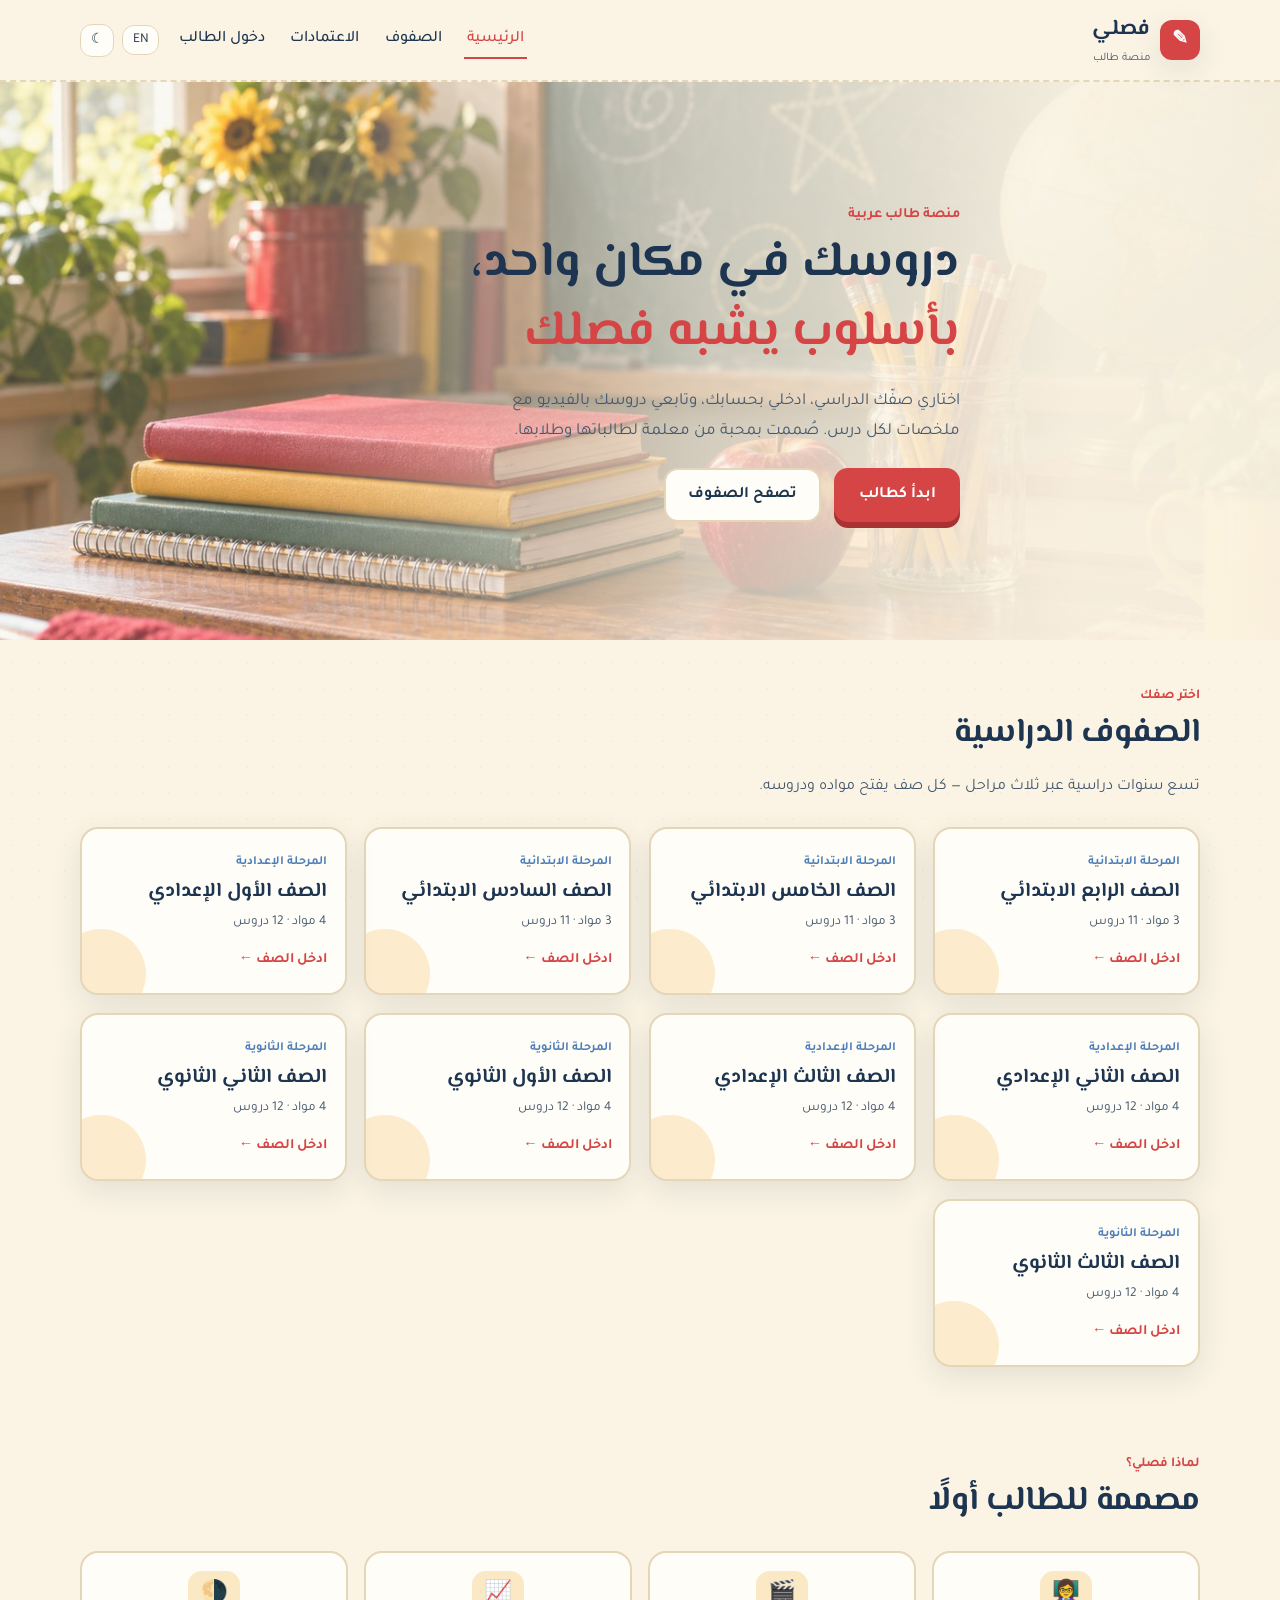
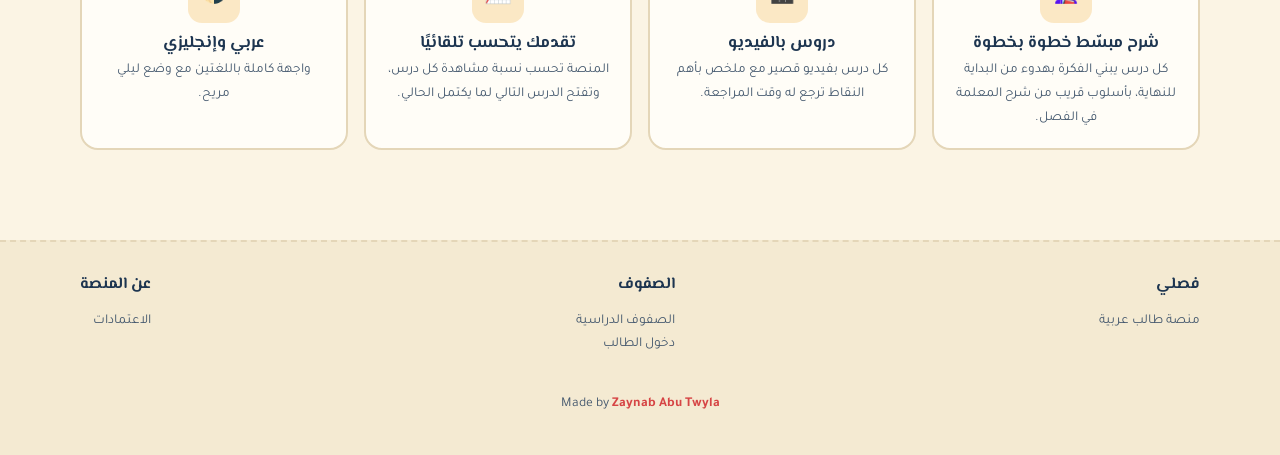
<file: index.html>
<!DOCTYPE html>
<html lang="ar" dir="rtl">
<head>
<meta charset="UTF-8">
<meta name="viewport" content="width=device-width, initial-scale=1.0">
<title data-ar="فصلي — منصة الطالب" data-en="Fasli — Student Platform">فصلي — منصة الطالب</title>
<meta name="description" content="منصة طالب عربية: صفوف ودروس بالفيديو وتقدم يُحسب تلقائيًا.">
<script>try{var _t=JSON.parse(localStorage.getItem('fasli_theme')||'null')||(matchMedia('(prefers-color-scheme: dark)').matches?'dark':'light');document.documentElement.dataset.theme=_t;var _l=JSON.parse(localStorage.getItem('fasli_lang')||'"ar"');document.documentElement.lang=_l;document.documentElement.dir=_l==='ar'?'rtl':'ltr';}catch(e){}</script>
<link rel="stylesheet" href="assets/fonts/fonts.css">
<link rel="stylesheet" href="assets/css/style.css">
</head>
<body data-page="home" data-active="home">
<header id="site-header" class="site-header"></header>
<main>
  <section class="hero" role="img" aria-label="رسم توضيحي لمكتب معلمة عليه كتب وسبورة وكوب أقلام">
    <div class="wrap hero-inner">
      <span class="kicker" data-i18n="hero.kicker"></span>
      <h1 data-i18n="hero.title"></h1>
      <p class="lead" data-i18n="hero.lead"></p>
      <div class="cta-row">
        <a class="btn btn-primary" href="login.html" data-i18n="hero.cta1"></a>
        <a class="btn btn-ghost" href="#grades" data-i18n="hero.cta2"></a>
      </div>
    </div>
  </section>

  <section class="section" id="grades">
    <div class="wrap">
      <div class="section-head">
        <span class="kicker" data-i18n="grades.kicker"></span>
        <h2 data-i18n="grades.title"></h2>
        <p data-i18n="grades.sub"></p>
      </div>
      <div class="grade-grid" id="grade-grid"></div>
    </div>
  </section>

  <section class="section">
    <div class="wrap">
      <div class="section-head">
        <span class="kicker" data-i18n="feat.kicker"></span>
        <h2 data-i18n="feat.title"></h2>
      </div>
      <div class="feat-grid">
        <div class="feat"><div class="ico">👩‍🏫</div><h3 data-i18n="feat1.t"></h3><p data-i18n="feat1.p"></p></div>
        <div class="feat"><div class="ico">🎬</div><h3 data-i18n="feat2.t"></h3><p data-i18n="feat2.p"></p></div>
        <div class="feat"><div class="ico">📈</div><h3 data-i18n="feat3.t"></h3><p data-i18n="feat3.p"></p></div>
        <div class="feat"><div class="ico">🌗</div><h3 data-i18n="feat4.t"></h3><p data-i18n="feat4.p"></p></div>
      </div>
    </div>
  </section>
</main>
<footer id="site-footer" class="site-footer"></footer>
<script src="assets/js/data.js"></script>
<script src="assets/js/i18n.js"></script>
<script src="assets/js/app.js"></script>
</body>
</html>
</file>
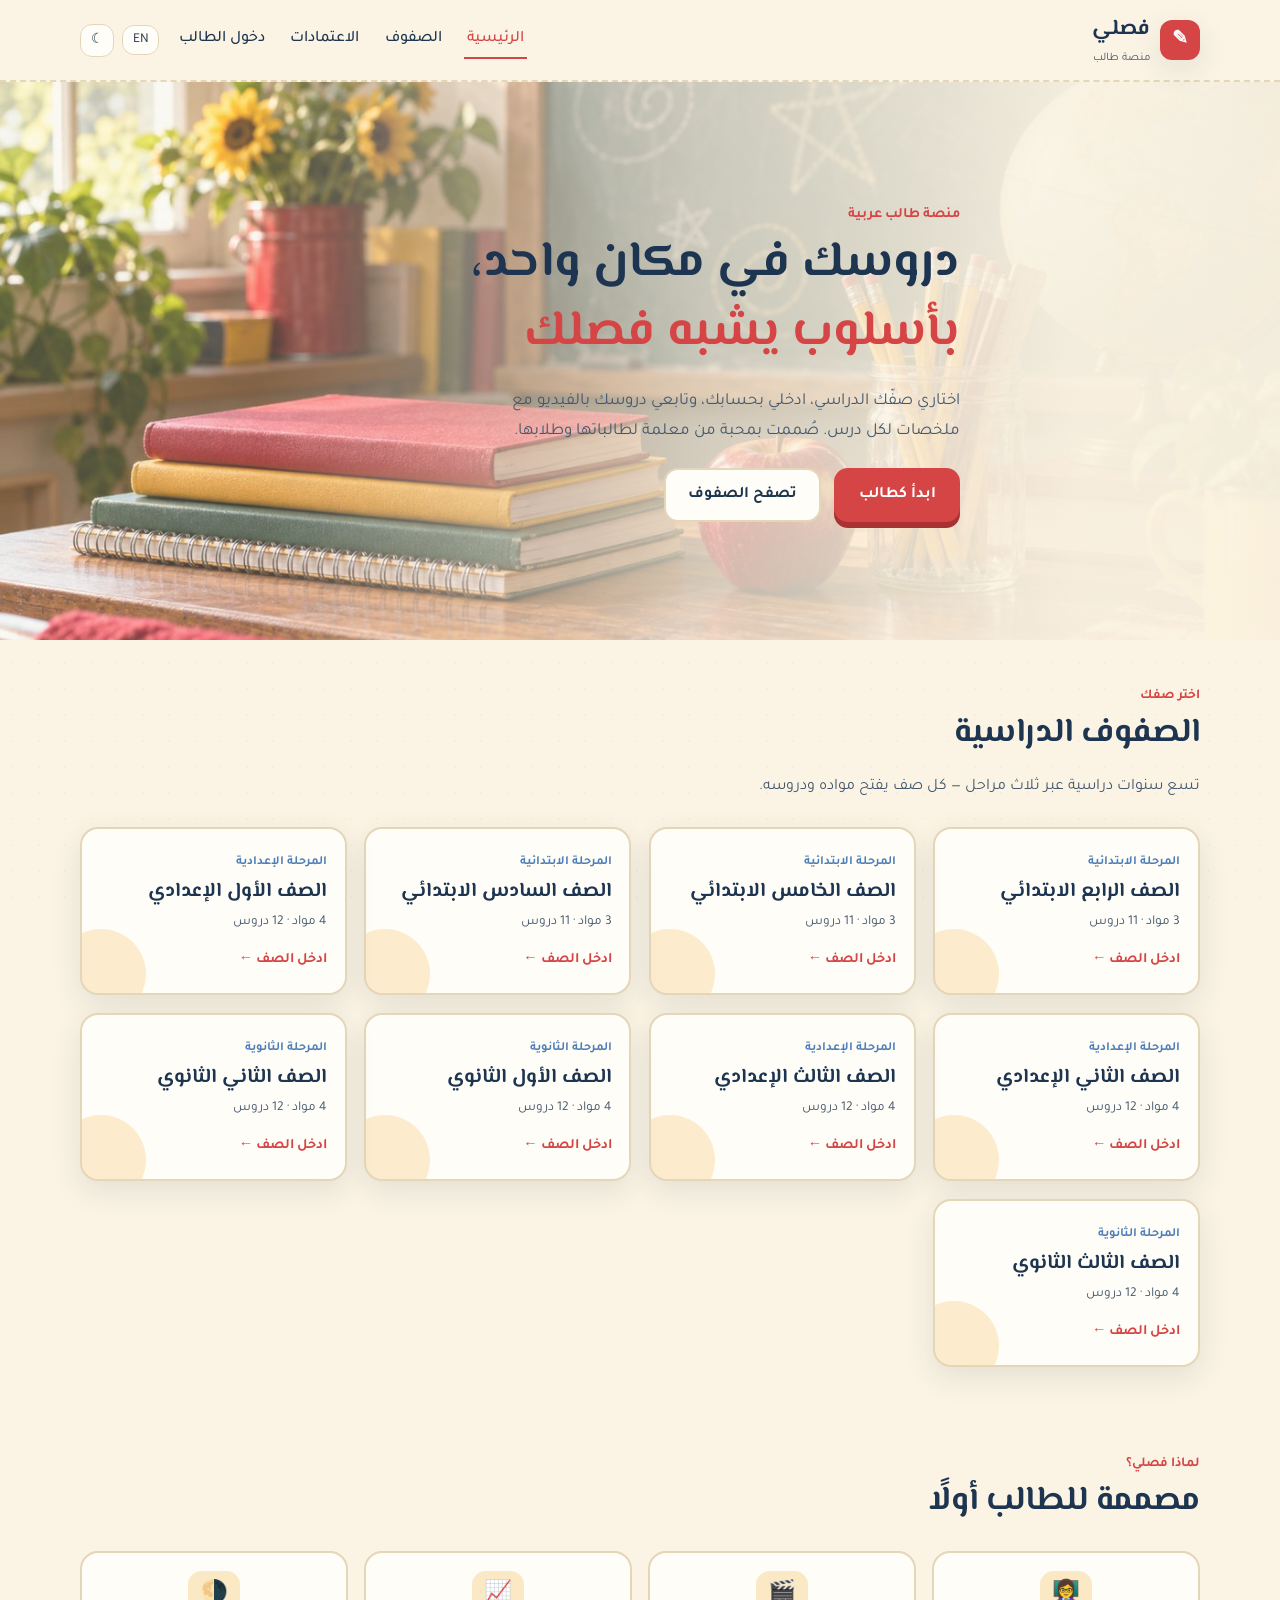
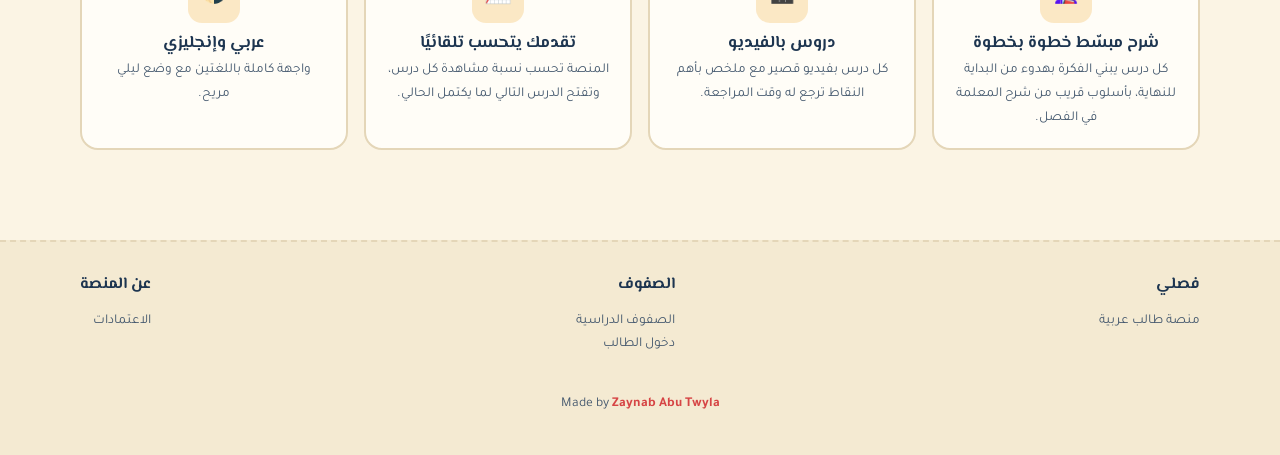
<file: class.html>
<!DOCTYPE html>
<html lang="ar" dir="rtl">
<head>
<meta charset="UTF-8">
<meta name="viewport" content="width=device-width, initial-scale=1.0">
<title data-ar="الصف — فصلي" data-en="Grade — Fasli">الصف — فصلي</title>
<script>try{var _t=JSON.parse(localStorage.getItem('fasli_theme')||'null')||(matchMedia('(prefers-color-scheme: dark)').matches?'dark':'light');document.documentElement.dataset.theme=_t;var _l=JSON.parse(localStorage.getItem('fasli_lang')||'"ar"');document.documentElement.lang=_l;document.documentElement.dir=_l==='ar'?'rtl':'ltr';}catch(e){}</script>
<link rel="stylesheet" href="assets/fonts/fonts.css">
<link rel="stylesheet" href="assets/css/style.css">
</head>
<body data-page="class" data-active="grades">
<header id="site-header" class="site-header"></header>
<main class="wrap section">
  <a id="back-link" href="index.html#grades"></a>
  <div class="section-head" style="margin-top:1rem">
    <h2 id="class-title"></h2>
    <p id="class-sub"></p>
  </div>
  <div class="subject-grid" id="subject-grid" style="display:none"></div>
  <div class="lesson-list" id="lesson-list" style="display:none"></div>
</main>
<footer id="site-footer" class="site-footer"></footer>
<script src="assets/js/data.js"></script>
<script src="assets/js/i18n.js"></script>
<script src="assets/js/app.js"></script>
</body>
</html>
</file>
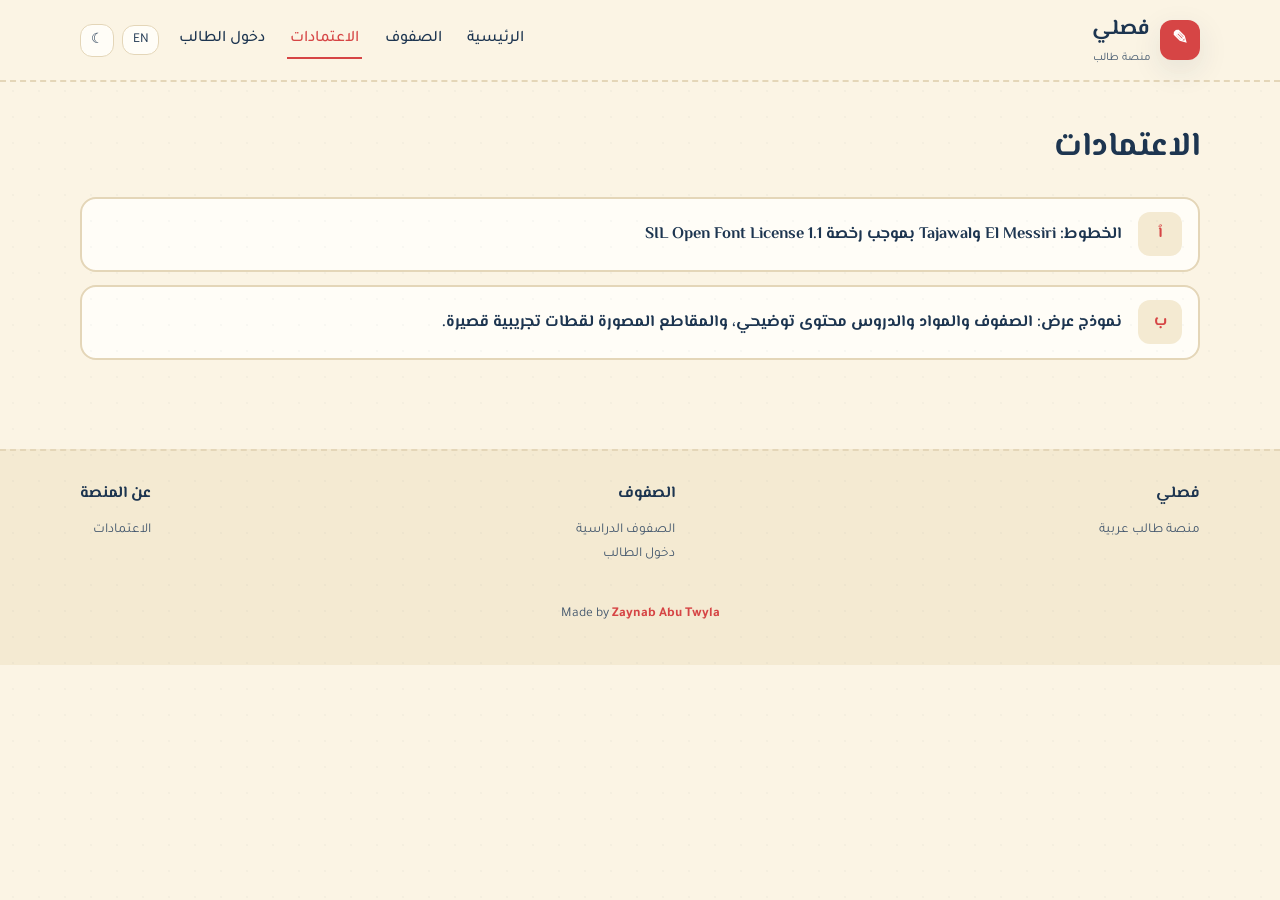
<file: credits.html>
<!DOCTYPE html>
<html lang="ar" dir="rtl">
<head>
<meta charset="UTF-8">
<meta name="viewport" content="width=device-width, initial-scale=1.0">
<title data-ar="الاعتمادات — فصلي" data-en="Credits — Fasli">الاعتمادات — فصلي</title>
<script>try{var _t=JSON.parse(localStorage.getItem('fasli_theme')||'null')||(matchMedia('(prefers-color-scheme: dark)').matches?'dark':'light');document.documentElement.dataset.theme=_t;var _l=JSON.parse(localStorage.getItem('fasli_lang')||'"ar"');document.documentElement.lang=_l;document.documentElement.dir=_l==='ar'?'rtl':'ltr';}catch(e){}</script>
<link rel="stylesheet" href="assets/fonts/fonts.css">
<link rel="stylesheet" href="assets/css/style.css">
</head>
<body data-page="credits" data-active="credits">
<header id="site-header" class="site-header"></header>
<main class="wrap section">
  <div class="section-head">
    <h2 data-i18n="credits.title"></h2>
  </div>
  <div class="lesson-list">
    <div class="lesson-row"><span class="num">ٱ</span><span class="info"><h3 data-i18n="credits.fonts"></h3></span></div>
    <div class="lesson-row"><span class="num">ب</span><span class="info"><h3 data-i18n="credits.demo"></h3></span></div>
  </div>
</main>
<footer id="site-footer" class="site-footer"></footer>
<script src="assets/js/data.js"></script>
<script src="assets/js/i18n.js"></script>
<script src="assets/js/app.js"></script>
</body>
</html>
</file>
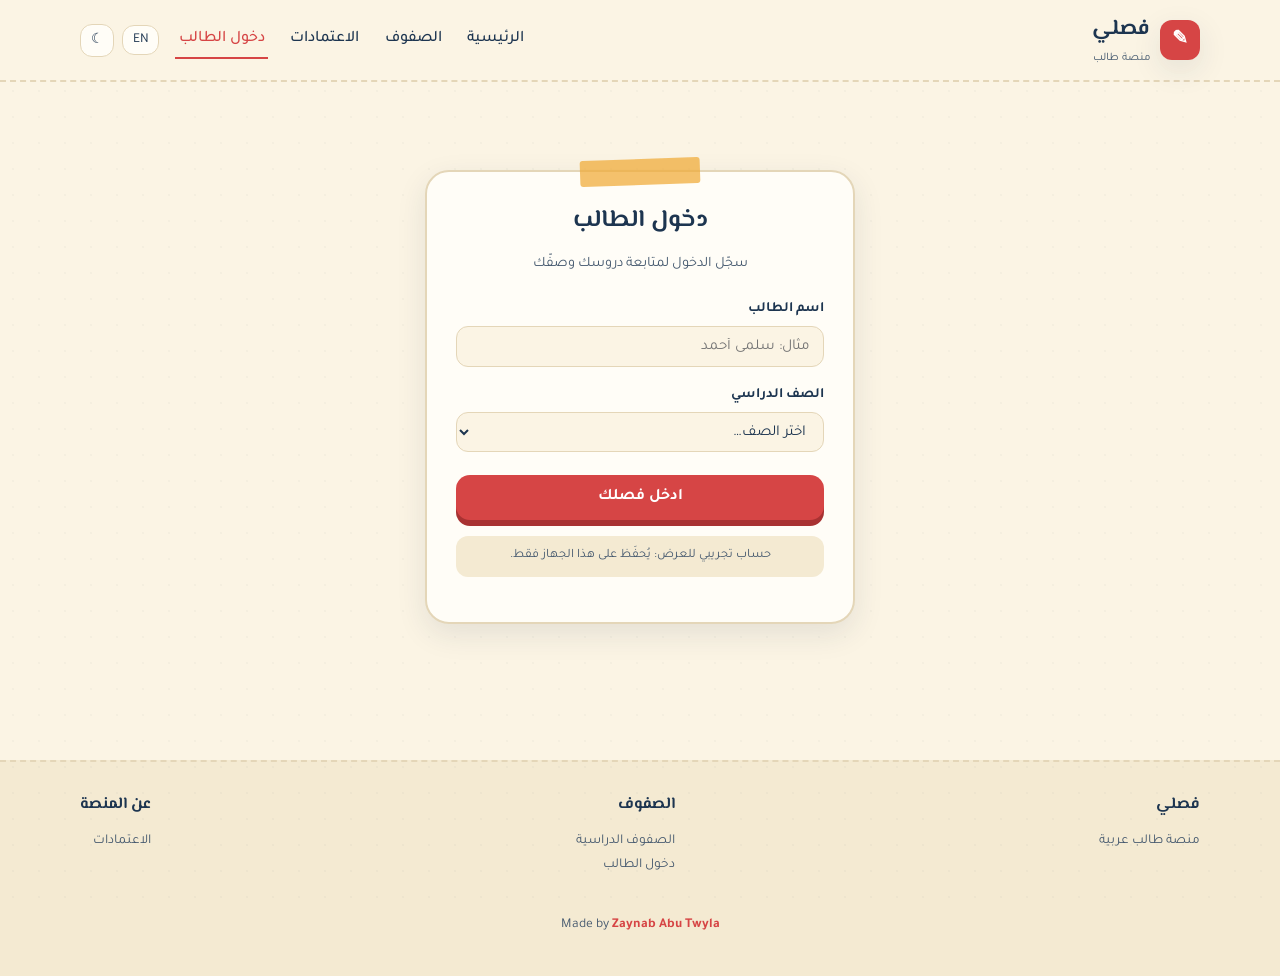
<file: dashboard.html>
<!DOCTYPE html>
<html lang="ar" dir="rtl">
<head>
<meta charset="UTF-8">
<meta name="viewport" content="width=device-width, initial-scale=1.0">
<title data-ar="فصولي — فصلي" data-en="My Classes — Fasli">فصولي — فصلي</title>
<script>try{var _t=JSON.parse(localStorage.getItem('fasli_theme')||'null')||(matchMedia('(prefers-color-scheme: dark)').matches?'dark':'light');document.documentElement.dataset.theme=_t;var _l=JSON.parse(localStorage.getItem('fasli_lang')||'"ar"');document.documentElement.lang=_l;document.documentElement.dir=_l==='ar'?'rtl':'ltr';}catch(e){}</script>
<link rel="stylesheet" href="assets/fonts/fonts.css">
<link rel="stylesheet" href="assets/css/style.css">
</head>
<body data-page="dash" data-active="dash">
<header id="site-header" class="site-header"></header>
<main class="wrap">
  <div class="welcome-bar" id="welcome"></div>
  <div id="continue-wrap"></div>
  <div class="subject-grid" id="subject-grid"></div>
</main>
<footer id="site-footer" class="site-footer"></footer>
<script src="assets/js/data.js"></script>
<script src="assets/js/i18n.js"></script>
<script src="assets/js/app.js"></script>
</body>
</html>
</file>
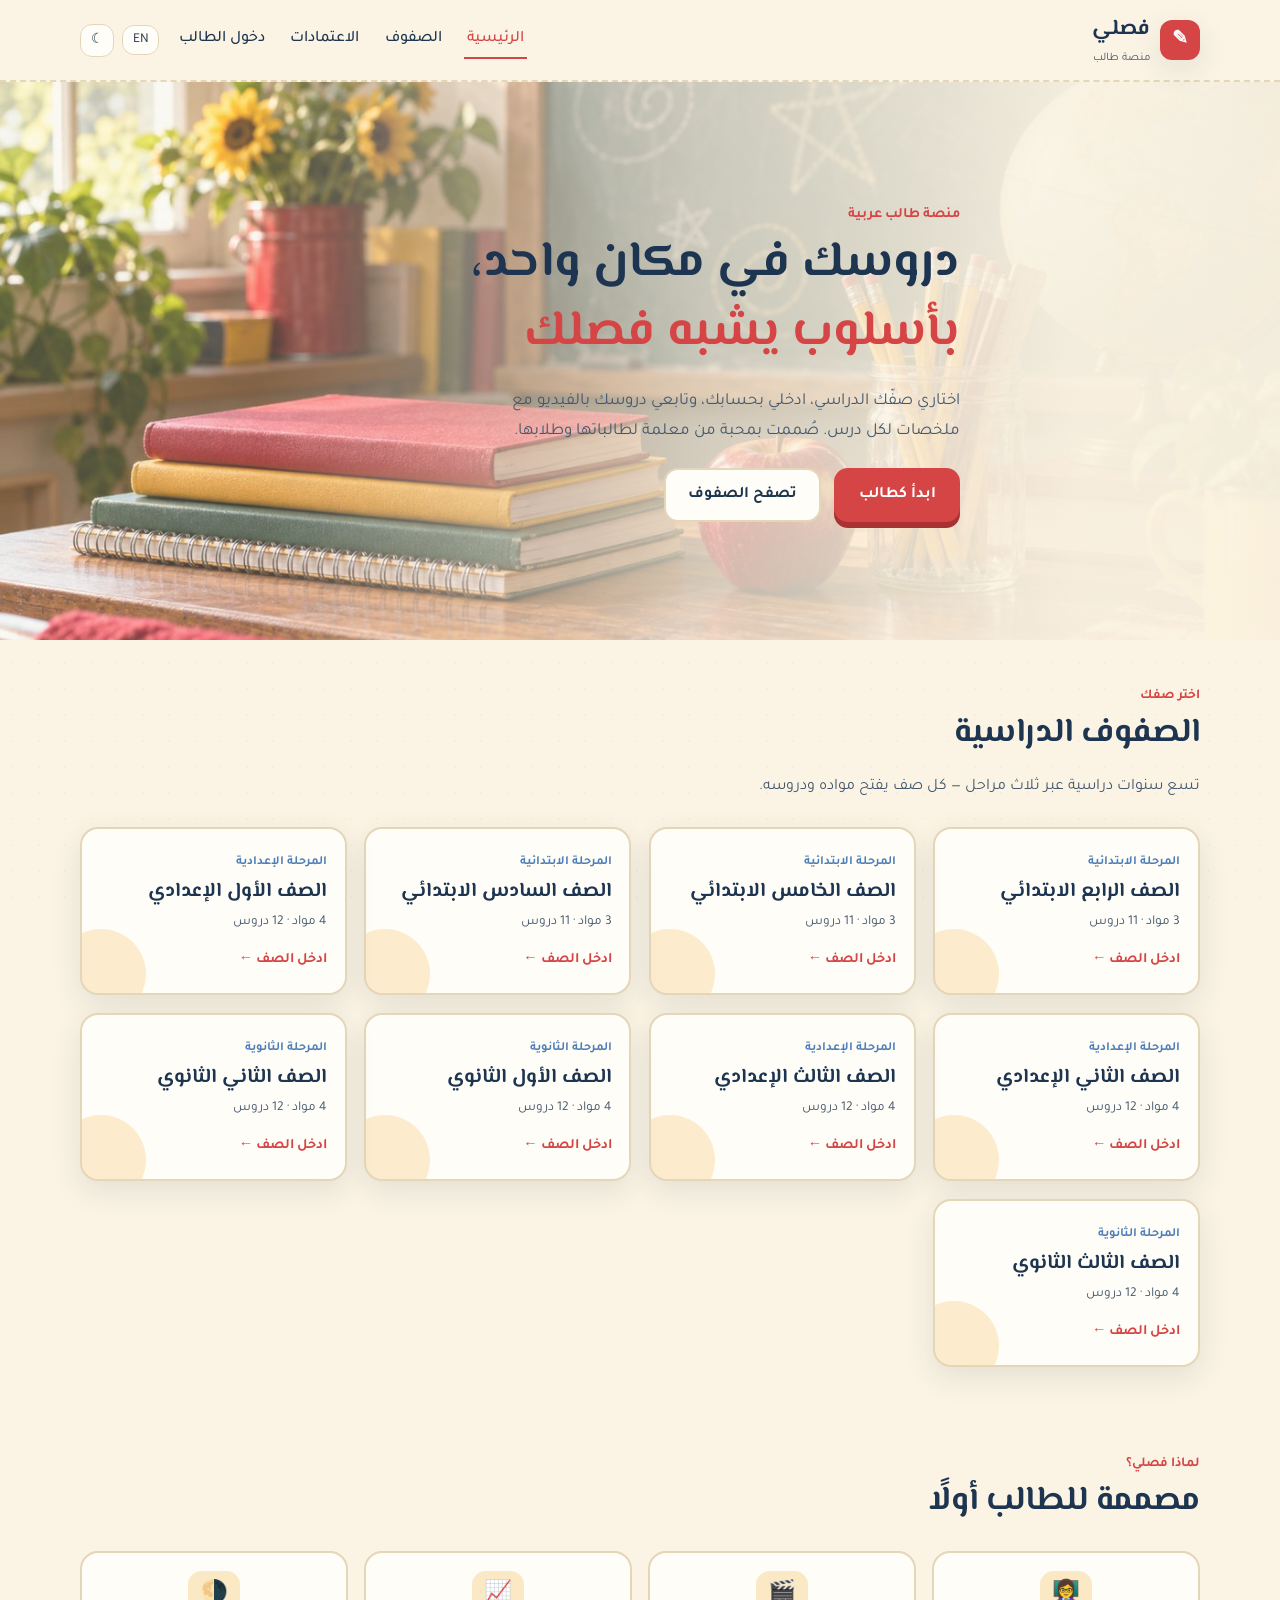
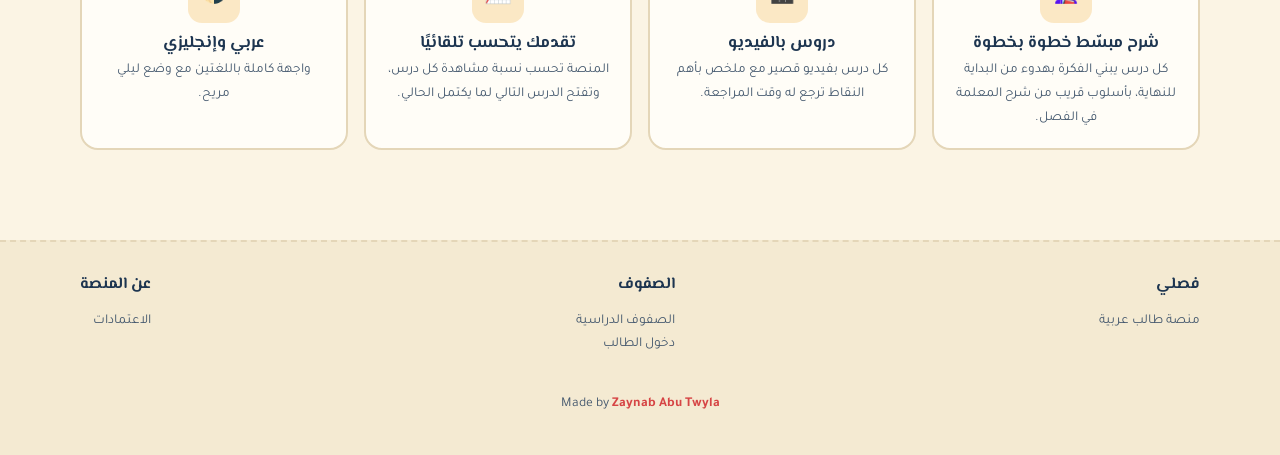
<file: lesson.html>
<!DOCTYPE html>
<html lang="ar" dir="rtl">
<head>
<meta charset="UTF-8">
<meta name="viewport" content="width=device-width, initial-scale=1.0">
<title data-ar="الدرس — فصلي" data-en="Lesson — Fasli">الدرس — فصلي</title>
<script>try{var _t=JSON.parse(localStorage.getItem('fasli_theme')||'null')||(matchMedia('(prefers-color-scheme: dark)').matches?'dark':'light');document.documentElement.dataset.theme=_t;var _l=JSON.parse(localStorage.getItem('fasli_lang')||'"ar"');document.documentElement.lang=_l;document.documentElement.dir=_l==='ar'?'rtl':'ltr';}catch(e){}</script>
<link rel="stylesheet" href="assets/fonts/fonts.css">
<link rel="stylesheet" href="assets/css/style.css">
</head>
<body data-page="lesson" data-active="grades">
<header id="site-header" class="site-header"></header>
<main class="wrap section">
  <a id="back-link" href="#"></a>
  <div class="section-head" style="margin-top:1rem">
    <h2 id="lesson-title"></h2>
    <p id="lesson-meta"></p>
  </div>
  <div class="lesson-hero">
    <div>
      <div id="video-wrap"></div>
      <div class="watch-wrap">
        <div class="watch-meta"><span id="watch-pct"></span><span id="watch-state"></span></div>
        <div class="progress watch-bar"><i id="watch-fill"></i></div>
      </div>
      <div class="cta-row" style="margin-top:1rem">
        <a class="btn btn-primary" id="next-link" style="display:none"></a>
        <span class="lock-hint" id="lock-hint" style="display:none"></span>
      </div>
    </div>
    <aside class="note-card">
      <h3 data-i18n="lesson.notes"></h3>
      <ul id="lesson-notes"></ul>
    </aside>
  </div>
</main>
<footer id="site-footer" class="site-footer"></footer>
<script src="assets/js/data.js"></script>
<script src="assets/js/i18n.js"></script>
<script src="assets/js/app.js"></script>
</body>
</html>
</file>
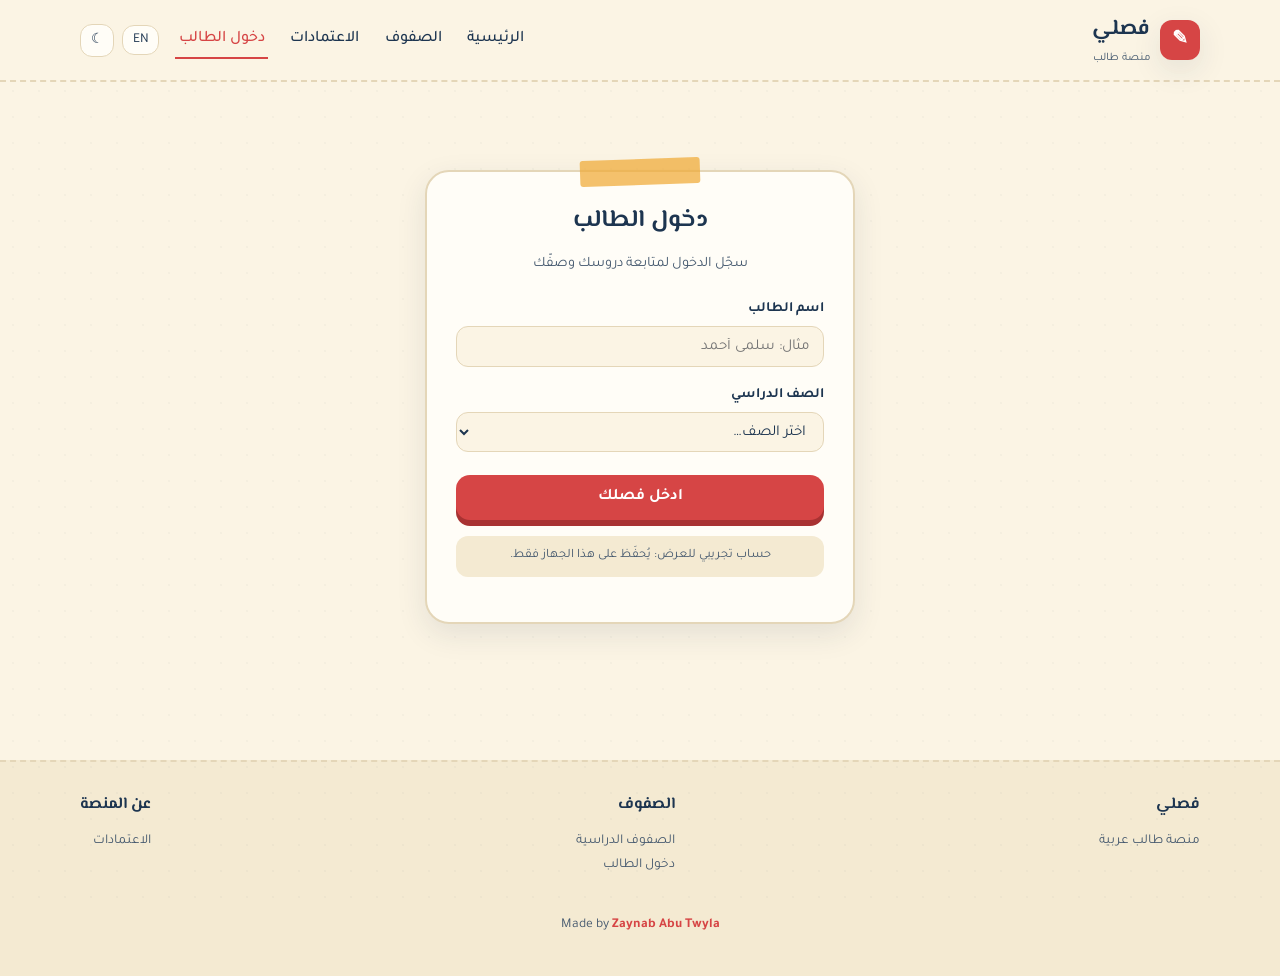
<file: login.html>
<!DOCTYPE html>
<html lang="ar" dir="rtl">
<head>
<meta charset="UTF-8">
<meta name="viewport" content="width=device-width, initial-scale=1.0">
<title data-ar="دخول الطالب — فصلي" data-en="Student Login — Fasli">دخول الطالب — فصلي</title>
<script>try{var _t=JSON.parse(localStorage.getItem('fasli_theme')||'null')||(matchMedia('(prefers-color-scheme: dark)').matches?'dark':'light');document.documentElement.dataset.theme=_t;var _l=JSON.parse(localStorage.getItem('fasli_lang')||'"ar"');document.documentElement.lang=_l;document.documentElement.dir=_l==='ar'?'rtl':'ltr';}catch(e){}</script>
<link rel="stylesheet" href="assets/fonts/fonts.css">
<link rel="stylesheet" href="assets/css/style.css">
</head>
<body data-page="login" data-active="login">
<header id="site-header" class="site-header"></header>
<main class="wrap auth-wrap">
  <form class="auth-card" id="login-form" novalidate>
    <h1 data-i18n="login.title"></h1>
    <p class="sub" data-i18n="login.sub"></p>
    <div class="alert" id="login-alert" style="display:none"></div>
    <div class="field">
      <label for="student-name" data-i18n="login.name"></label>
      <input id="student-name" type="text" autocomplete="name" data-i18n-ph="login.name.ph">
    </div>
    <div class="field">
      <label for="grade-select" data-i18n="login.grade"></label>
      <select id="grade-select"></select>
    </div>
    <button class="btn btn-primary" type="submit" data-i18n="login.btn"></button>
    <p class="demo-hint" data-i18n="login.local"></p>
  </form>
</main>
<footer id="site-footer" class="site-footer"></footer>
<script src="assets/js/data.js"></script>
<script src="assets/js/i18n.js"></script>
<script src="assets/js/app.js"></script>
</body>
</html>
</file>
<file: assets/fonts/fonts.css>
@font-face {
  font-family: 'El Messiri';
  font-style: normal;
  font-weight: 500;
  font-display: swap;
  src: url(elmessiri-500-arabic.woff2) format('woff2');
  unicode-range: U+0600-06FF, U+0750-077F, U+0870-0891, U+0897-08E1, U+08E3-08FF, U+200C-200E, U+2010-2011, U+204F, U+2E41, U+FB50-FDFF, U+FE70-FE74, U+FE76-FEFC, U+102E0-102FB, U+10E60-10E7E, U+10EC2-10EC7, U+10EC9-10EEE, U+10EF0-10EFF, U+1EE00-1EE03, U+1EE05-1EE1F, U+1EE21-1EE22, U+1EE24, U+1EE27, U+1EE29-1EE32, U+1EE34-1EE37, U+1EE39, U+1EE3B, U+1EE42, U+1EE47, U+1EE49, U+1EE4B, U+1EE4D-1EE4F, U+1EE51-1EE52, U+1EE54, U+1EE57, U+1EE59, U+1EE5B, U+1EE5D, U+1EE5F, U+1EE61-1EE62, U+1EE64, U+1EE67-1EE6A, U+1EE6C-1EE72, U+1EE74-1EE77, U+1EE79-1EE7C, U+1EE7E, U+1EE80-1EE89, U+1EE8B-1EE9B, U+1EEA1-1EEA3, U+1EEA5-1EEA9, U+1EEAB-1EEBB, U+1EEF0-1EEF1;
}

@font-face {
  font-family: 'El Messiri';
  font-style: normal;
  font-weight: 500;
  font-display: swap;
  src: url(elmessiri-500-latin-ext.woff2) format('woff2');
  unicode-range: U+0100-02BA, U+02BD-02C5, U+02C7-02CC, U+02CE-02D7, U+02DD-02FF, U+0304, U+0308, U+0329, U+1D00-1DBF, U+1E00-1E9F, U+1EF2-1EFF, U+2020, U+20A0-20AB, U+20AD-20C4, U+2113, U+2C60-2C7F, U+A720-A7FF;
}

@font-face {
  font-family: 'El Messiri';
  font-style: normal;
  font-weight: 500;
  font-display: swap;
  src: url(elmessiri-500-latin.woff2) format('woff2');
  unicode-range: U+0000-00FF, U+0131, U+0152-0153, U+02BB-02BC, U+02C6, U+02DA, U+02DC, U+0304, U+0308, U+0329, U+2000-206F, U+20AC, U+2122, U+2191, U+2193, U+2212, U+2215, U+FEFF, U+FFFD;
}

@font-face {
  font-family: 'El Messiri';
  font-style: normal;
  font-weight: 600;
  font-display: swap;
  src: url(elmessiri-600-arabic.woff2) format('woff2');
  unicode-range: U+0600-06FF, U+0750-077F, U+0870-0891, U+0897-08E1, U+08E3-08FF, U+200C-200E, U+2010-2011, U+204F, U+2E41, U+FB50-FDFF, U+FE70-FE74, U+FE76-FEFC, U+102E0-102FB, U+10E60-10E7E, U+10EC2-10EC7, U+10EC9-10EEE, U+10EF0-10EFF, U+1EE00-1EE03, U+1EE05-1EE1F, U+1EE21-1EE22, U+1EE24, U+1EE27, U+1EE29-1EE32, U+1EE34-1EE37, U+1EE39, U+1EE3B, U+1EE42, U+1EE47, U+1EE49, U+1EE4B, U+1EE4D-1EE4F, U+1EE51-1EE52, U+1EE54, U+1EE57, U+1EE59, U+1EE5B, U+1EE5D, U+1EE5F, U+1EE61-1EE62, U+1EE64, U+1EE67-1EE6A, U+1EE6C-1EE72, U+1EE74-1EE77, U+1EE79-1EE7C, U+1EE7E, U+1EE80-1EE89, U+1EE8B-1EE9B, U+1EEA1-1EEA3, U+1EEA5-1EEA9, U+1EEAB-1EEBB, U+1EEF0-1EEF1;
}

@font-face {
  font-family: 'El Messiri';
  font-style: normal;
  font-weight: 600;
  font-display: swap;
  src: url(elmessiri-600-latin-ext.woff2) format('woff2');
  unicode-range: U+0100-02BA, U+02BD-02C5, U+02C7-02CC, U+02CE-02D7, U+02DD-02FF, U+0304, U+0308, U+0329, U+1D00-1DBF, U+1E00-1E9F, U+1EF2-1EFF, U+2020, U+20A0-20AB, U+20AD-20C4, U+2113, U+2C60-2C7F, U+A720-A7FF;
}

@font-face {
  font-family: 'El Messiri';
  font-style: normal;
  font-weight: 600;
  font-display: swap;
  src: url(elmessiri-600-latin.woff2) format('woff2');
  unicode-range: U+0000-00FF, U+0131, U+0152-0153, U+02BB-02BC, U+02C6, U+02DA, U+02DC, U+0304, U+0308, U+0329, U+2000-206F, U+20AC, U+2122, U+2191, U+2193, U+2212, U+2215, U+FEFF, U+FFFD;
}

@font-face {
  font-family: 'El Messiri';
  font-style: normal;
  font-weight: 700;
  font-display: swap;
  src: url(elmessiri-700-arabic.woff2) format('woff2');
  unicode-range: U+0600-06FF, U+0750-077F, U+0870-0891, U+0897-08E1, U+08E3-08FF, U+200C-200E, U+2010-2011, U+204F, U+2E41, U+FB50-FDFF, U+FE70-FE74, U+FE76-FEFC, U+102E0-102FB, U+10E60-10E7E, U+10EC2-10EC7, U+10EC9-10EEE, U+10EF0-10EFF, U+1EE00-1EE03, U+1EE05-1EE1F, U+1EE21-1EE22, U+1EE24, U+1EE27, U+1EE29-1EE32, U+1EE34-1EE37, U+1EE39, U+1EE3B, U+1EE42, U+1EE47, U+1EE49, U+1EE4B, U+1EE4D-1EE4F, U+1EE51-1EE52, U+1EE54, U+1EE57, U+1EE59, U+1EE5B, U+1EE5D, U+1EE5F, U+1EE61-1EE62, U+1EE64, U+1EE67-1EE6A, U+1EE6C-1EE72, U+1EE74-1EE77, U+1EE79-1EE7C, U+1EE7E, U+1EE80-1EE89, U+1EE8B-1EE9B, U+1EEA1-1EEA3, U+1EEA5-1EEA9, U+1EEAB-1EEBB, U+1EEF0-1EEF1;
}

@font-face {
  font-family: 'El Messiri';
  font-style: normal;
  font-weight: 700;
  font-display: swap;
  src: url(elmessiri-700-latin-ext.woff2) format('woff2');
  unicode-range: U+0100-02BA, U+02BD-02C5, U+02C7-02CC, U+02CE-02D7, U+02DD-02FF, U+0304, U+0308, U+0329, U+1D00-1DBF, U+1E00-1E9F, U+1EF2-1EFF, U+2020, U+20A0-20AB, U+20AD-20C4, U+2113, U+2C60-2C7F, U+A720-A7FF;
}

@font-face {
  font-family: 'El Messiri';
  font-style: normal;
  font-weight: 700;
  font-display: swap;
  src: url(elmessiri-700-latin.woff2) format('woff2');
  unicode-range: U+0000-00FF, U+0131, U+0152-0153, U+02BB-02BC, U+02C6, U+02DA, U+02DC, U+0304, U+0308, U+0329, U+2000-206F, U+20AC, U+2122, U+2191, U+2193, U+2212, U+2215, U+FEFF, U+FFFD;
}

@font-face {
  font-family: 'Tajawal';
  font-style: normal;
  font-weight: 400;
  font-display: swap;
  src: url(tajawal-400-arabic.woff2) format('woff2');
  unicode-range: U+0600-06FF, U+0750-077F, U+0870-0891, U+0897-08E1, U+08E3-08FF, U+200C-200E, U+2010-2011, U+204F, U+2E41, U+FB50-FDFF, U+FE70-FE74, U+FE76-FEFC, U+102E0-102FB, U+10E60-10E7E, U+10EC2-10EC7, U+10EC9-10EEE, U+10EF0-10EFF, U+1EE00-1EE03, U+1EE05-1EE1F, U+1EE21-1EE22, U+1EE24, U+1EE27, U+1EE29-1EE32, U+1EE34-1EE37, U+1EE39, U+1EE3B, U+1EE42, U+1EE47, U+1EE49, U+1EE4B, U+1EE4D-1EE4F, U+1EE51-1EE52, U+1EE54, U+1EE57, U+1EE59, U+1EE5B, U+1EE5D, U+1EE5F, U+1EE61-1EE62, U+1EE64, U+1EE67-1EE6A, U+1EE6C-1EE72, U+1EE74-1EE77, U+1EE79-1EE7C, U+1EE7E, U+1EE80-1EE89, U+1EE8B-1EE9B, U+1EEA1-1EEA3, U+1EEA5-1EEA9, U+1EEAB-1EEBB, U+1EEF0-1EEF1;
}

@font-face {
  font-family: 'Tajawal';
  font-style: normal;
  font-weight: 400;
  font-display: swap;
  src: url(tajawal-400-latin.woff2) format('woff2');
  unicode-range: U+0000-00FF, U+0131, U+0152-0153, U+02BB-02BC, U+02C6, U+02DA, U+02DC, U+0304, U+0308, U+0329, U+2000-206F, U+20AC, U+2122, U+2191, U+2193, U+2212, U+2215, U+FEFF, U+FFFD;
}

@font-face {
  font-family: 'Tajawal';
  font-style: normal;
  font-weight: 500;
  font-display: swap;
  src: url(tajawal-500-arabic.woff2) format('woff2');
  unicode-range: U+0600-06FF, U+0750-077F, U+0870-0891, U+0897-08E1, U+08E3-08FF, U+200C-200E, U+2010-2011, U+204F, U+2E41, U+FB50-FDFF, U+FE70-FE74, U+FE76-FEFC, U+102E0-102FB, U+10E60-10E7E, U+10EC2-10EC7, U+10EC9-10EEE, U+10EF0-10EFF, U+1EE00-1EE03, U+1EE05-1EE1F, U+1EE21-1EE22, U+1EE24, U+1EE27, U+1EE29-1EE32, U+1EE34-1EE37, U+1EE39, U+1EE3B, U+1EE42, U+1EE47, U+1EE49, U+1EE4B, U+1EE4D-1EE4F, U+1EE51-1EE52, U+1EE54, U+1EE57, U+1EE59, U+1EE5B, U+1EE5D, U+1EE5F, U+1EE61-1EE62, U+1EE64, U+1EE67-1EE6A, U+1EE6C-1EE72, U+1EE74-1EE77, U+1EE79-1EE7C, U+1EE7E, U+1EE80-1EE89, U+1EE8B-1EE9B, U+1EEA1-1EEA3, U+1EEA5-1EEA9, U+1EEAB-1EEBB, U+1EEF0-1EEF1;
}

@font-face {
  font-family: 'Tajawal';
  font-style: normal;
  font-weight: 500;
  font-display: swap;
  src: url(tajawal-500-latin.woff2) format('woff2');
  unicode-range: U+0000-00FF, U+0131, U+0152-0153, U+02BB-02BC, U+02C6, U+02DA, U+02DC, U+0304, U+0308, U+0329, U+2000-206F, U+20AC, U+2122, U+2191, U+2193, U+2212, U+2215, U+FEFF, U+FFFD;
}

@font-face {
  font-family: 'Tajawal';
  font-style: normal;
  font-weight: 700;
  font-display: swap;
  src: url(tajawal-700-arabic.woff2) format('woff2');
  unicode-range: U+0600-06FF, U+0750-077F, U+0870-0891, U+0897-08E1, U+08E3-08FF, U+200C-200E, U+2010-2011, U+204F, U+2E41, U+FB50-FDFF, U+FE70-FE74, U+FE76-FEFC, U+102E0-102FB, U+10E60-10E7E, U+10EC2-10EC7, U+10EC9-10EEE, U+10EF0-10EFF, U+1EE00-1EE03, U+1EE05-1EE1F, U+1EE21-1EE22, U+1EE24, U+1EE27, U+1EE29-1EE32, U+1EE34-1EE37, U+1EE39, U+1EE3B, U+1EE42, U+1EE47, U+1EE49, U+1EE4B, U+1EE4D-1EE4F, U+1EE51-1EE52, U+1EE54, U+1EE57, U+1EE59, U+1EE5B, U+1EE5D, U+1EE5F, U+1EE61-1EE62, U+1EE64, U+1EE67-1EE6A, U+1EE6C-1EE72, U+1EE74-1EE77, U+1EE79-1EE7C, U+1EE7E, U+1EE80-1EE89, U+1EE8B-1EE9B, U+1EEA1-1EEA3, U+1EEA5-1EEA9, U+1EEAB-1EEBB, U+1EEF0-1EEF1;
}

@font-face {
  font-family: 'Tajawal';
  font-style: normal;
  font-weight: 700;
  font-display: swap;
  src: url(tajawal-700-latin.woff2) format('woff2');
  unicode-range: U+0000-00FF, U+0131, U+0152-0153, U+02BB-02BC, U+02C6, U+02DA, U+02DC, U+0304, U+0308, U+0329, U+2000-206F, U+20AC, U+2122, U+2191, U+2193, U+2212, U+2215, U+FEFF, U+FFFD;
}
</file>
<file: assets/css/style.css>
/* فصلي — منصة الطالب | Fasli student platform — classroom notebook design */
:root{
  --paper:#fbf4e4; --paper2:#f4ead2; --card:#fffdf7; --ink:#1d3550; --ink-soft:#44586e;
  --navy:#16324f; --red:#d64545; --mustard:#f0a832; --sky:#4f7fb8; --line:#e4d6b8;
  --shadow:0 10px 30px rgba(29,53,80,.10); --radius:18px;
  --font-head:'El Messiri',serif; --font-body:'Tajawal',sans-serif;
}
[data-theme=dark]{
  --paper:#122336; --paper2:#0e1d2c; --card:#18304a; --ink:#f2e9d8; --ink-soft:#b9c6d4;
  --navy:#0b1a29; --red:#ff7b6b; --mustard:#f6c460; --sky:#7fb0e6; --line:#2a4763;
  --shadow:0 12px 34px rgba(0,0,0,.45);
}
*{box-sizing:border-box;min-width:0}
html{scroll-behavior:smooth}
body{margin:0;font-family:var(--font-body);background:var(--paper);color:var(--ink);line-height:1.75;transition:background .3s,color .3s}
body::before{content:"";position:fixed;inset:0;pointer-events:none;opacity:.5;
  background-image:radial-gradient(rgba(29,53,80,.05) 1px,transparent 1px);background-size:26px 26px}
[data-theme=dark] body::before{background-image:radial-gradient(rgba(255,255,255,.05) 1px,transparent 1px)}
h1,h2,h3,h4{font-family:var(--font-head);line-height:1.4;margin:0 0 .4em}
a{color:var(--sky);text-decoration:none}
img{max-width:100%;height:auto;display:block}
.wrap{width:min(1120px,92%);margin-inline:auto}
.skip{position:absolute;inset-inline-start:-999px}

/* شريط توضيحي */
.demo-ribbon{background:var(--navy);color:#f7e9c8;font-size:.82rem;text-align:center;padding:.35rem .8rem;position:relative;z-index:5}
[data-theme=dark] .demo-ribbon{background:#08141f}

/* الترويسة */
.site-header{position:sticky;top:0;z-index:20;background:color-mix(in srgb,var(--paper) 88%,transparent);backdrop-filter:blur(10px);border-bottom:2px dashed var(--line)}
.header-in{display:flex;align-items:center;gap:1rem;padding:.7rem 0}
.brand{display:flex;align-items:center;gap:.6rem;font-family:var(--font-head);font-weight:700;font-size:1.35rem;color:var(--ink)}
.brand .mark{width:40px;height:40px;border-radius:12px;background:var(--red);display:grid;place-items:center;color:#fff;font-size:1.2rem;box-shadow:var(--shadow)}
.brand small{display:block;font-family:var(--font-body);font-weight:400;font-size:.72rem;color:var(--ink-soft)}
.main-nav{display:flex;gap:1.2rem;margin-inline-start:auto;align-items:center}
.main-nav a{color:var(--ink);font-weight:500;padding:.25rem .2rem;border-bottom:2px solid transparent}
.main-nav a[aria-current],.main-nav a:hover{border-color:var(--red);color:var(--red)}
.header-tools{display:flex;gap:.5rem;align-items:center}
.icon-btn,.lang-btn{border:1.5px solid var(--line);background:var(--card);color:var(--ink);border-radius:12px;padding:.35rem .6rem;font-family:var(--font-body);font-size:.85rem;cursor:pointer;display:inline-flex;align-items:center;gap:.3rem}
.icon-btn:hover,.lang-btn:hover{border-color:var(--red)}
.burger{display:none}
@media (max-width:840px){
  .burger{display:inline-flex;margin-inline-start:auto}
  .main-nav{display:none;position:absolute;top:100%;inset-inline:0;background:var(--card);flex-direction:column;align-items:stretch;padding:1rem 5%;gap:.4rem;border-bottom:2px dashed var(--line)}
  body.nav-open .main-nav{display:flex}
}

/* البطل */
:root{--hero-scrim:linear-gradient(to left,rgba(251,244,228,.96) 16%,rgba(251,244,228,.74) 46%,rgba(251,244,228,.26) 80%)}
html[dir=ltr]{--hero-scrim:linear-gradient(to right,rgba(251,244,228,.96) 16%,rgba(251,244,228,.74) 46%,rgba(251,244,228,.26) 80%)}
html[data-theme=dark]{--hero-scrim:linear-gradient(to left,rgba(18,35,54,.96) 16%,rgba(18,35,54,.78) 46%,rgba(18,35,54,.34) 80%)}
html[data-theme=dark][dir=ltr]{--hero-scrim:linear-gradient(to right,rgba(18,35,54,.96) 16%,rgba(18,35,54,.78) 46%,rgba(18,35,54,.34) 80%)}
@media (max-width:700px){
  :root,html[dir=ltr]{--hero-scrim:linear-gradient(rgba(251,244,228,.92),rgba(251,244,228,.84))}
  html[data-theme=dark],html[data-theme=dark][dir=ltr]{--hero-scrim:linear-gradient(rgba(18,35,54,.92),rgba(18,35,54,.85))}
}
.hero{position:relative;overflow:hidden;display:flex;align-items:center;min-height:clamp(400px,62vh,580px);
  background-image:var(--hero-scrim),url('../img/hero.jpg');background-size:cover,cover;background-position:center,center 34%;background-repeat:no-repeat}
.hero-inner{max-width:640px;padding:3.6rem 0}
.hero .kicker{color:var(--red);font-weight:700;font-size:.9rem}
.hero h1{font-size:clamp(1.9rem,4.6vw,3.1rem)}
.hero h1 em{font-style:normal;color:var(--red);position:relative}
.hero h1 em::after{content:"";position:absolute;inset-inline:0;bottom:.06em;height:.28em;background:color-mix(in srgb,var(--mustard) 55%,transparent);z-index:-1;border-radius:3px}
.hero p.lead{color:var(--ink-soft);font-size:1.06rem;max-width:52ch}
.cta-row{display:flex;gap:.8rem;flex-wrap:wrap;margin-top:1.3rem}
.btn{display:inline-flex;align-items:center;gap:.5rem;border-radius:14px;padding:.7rem 1.4rem;font-family:var(--font-body);font-weight:700;font-size:1rem;border:2px solid transparent;cursor:pointer;transition:transform .15s}
.btn:hover{transform:translateY(-2px)}
.btn-primary{background:var(--red);color:#fff;box-shadow:0 6px 0 #a83232}
[data-theme=dark] .btn-primary{box-shadow:0 6px 0 #8f2b22}
.btn-primary:active{transform:translateY(2px);box-shadow:0 2px 0 #a83232}
.btn-ghost{background:var(--card);color:var(--ink);border-color:var(--line)}
.btn-ghost:hover{border-color:var(--sky)}

/* أقسام */
.section{padding:2.6rem 0}
.section-head{max-width:60ch;margin-bottom:1.6rem}
.section-head .kicker{color:var(--red);font-weight:700;font-size:.85rem}
.section-head h2{font-size:clamp(1.5rem,3vw,2.1rem)}
.section-head p{color:var(--ink-soft)}

/* بطاقات المراحل والصفوف */
.grade-grid{display:grid;grid-template-columns:repeat(auto-fill,minmax(230px,1fr));gap:1.1rem}
.grade-card{background:var(--card);border:2px solid var(--line);border-radius:var(--radius);padding:1.2rem 1.1rem;box-shadow:var(--shadow);position:relative;overflow:hidden;transition:transform .15s,border-color .15s;color:var(--ink)}
.grade-card:hover{transform:translateY(-4px) rotate(-.4deg);border-color:var(--mustard)}
.grade-card .stage{font-size:.78rem;color:var(--sky);font-weight:700}
.grade-card h3{font-size:1.25rem;margin:.15rem 0 .3rem}
.grade-card p{font-size:.85rem;color:var(--ink-soft);margin:0 0 .7rem}
.grade-card .go{font-weight:700;color:var(--red);font-size:.9rem}
.grade-card::after{content:"";position:absolute;inset-inline-end:-26px;bottom:-26px;width:90px;height:90px;border-radius:50%;background:color-mix(in srgb,var(--mustard) 22%,transparent)}

/* بطاقات المواد والدروس */
.subject-grid{display:grid;grid-template-columns:repeat(auto-fill,minmax(250px,1fr));gap:1.1rem}
.subject-card{background:var(--card);border:2px solid var(--line);border-radius:var(--radius);overflow:hidden;box-shadow:var(--shadow);color:var(--ink);transition:transform .15s}
.subject-card:hover{transform:translateY(-4px)}
.subject-card .thumb{aspect-ratio:16/9;object-fit:cover;width:100%}
.subject-card .body{padding:1rem 1.1rem 1.2rem}
.subject-card h3{font-size:1.15rem;margin:0 0 .25rem}
.subject-card .meta{font-size:.82rem;color:var(--ink-soft);display:flex;gap:.9rem;flex-wrap:wrap}
.progress{height:8px;border-radius:99px;background:var(--paper2);margin-top:.7rem;overflow:hidden}
.progress i{display:block;height:100%;background:linear-gradient(90deg,var(--mustard),var(--red));border-radius:99px}

.lesson-list{display:grid;gap:.8rem}
.lesson-row{display:flex;gap:1rem;align-items:center;background:var(--card);border:2px solid var(--line);border-radius:16px;padding:.85rem 1rem;color:var(--ink);transition:border-color .15s}
.lesson-row:hover{border-color:var(--sky)}
.lesson-row .num{flex:0 0 44px;height:44px;border-radius:12px;background:var(--paper2);display:grid;place-items:center;font-family:var(--font-head);font-weight:700;color:var(--red)}
.lesson-row .info h3{font-size:1.02rem;margin:0}
.lesson-row .info span{font-size:.8rem;color:var(--ink-soft)}
.lesson-row .badge{margin-inline-start:auto;font-size:.75rem;font-weight:700;padding:.2rem .7rem;border-radius:99px;background:color-mix(in srgb,var(--sky) 16%,transparent);color:var(--sky);white-space:nowrap}
.lesson-row.done .badge{background:color-mix(in srgb,#3f9d63 18%,transparent);color:#3f9d63}

/* صفحة الدرس */
.lesson-hero{display:grid;grid-template-columns:1.25fr .75fr;gap:1.6rem;align-items:start}
@media (max-width:900px){.lesson-hero{grid-template-columns:1fr}}
.video-shell{border-radius:20px;overflow:hidden;border:3px solid var(--card);box-shadow:var(--shadow);background:#000}
.video-shell video{width:100%;display:block;aspect-ratio:16/9}
.note-card{background:var(--card);border:2px dashed var(--line);border-radius:var(--radius);padding:1.2rem 1.3rem}
.note-card h3{color:var(--red)}
.note-card ul{margin:.4rem 0;padding-inline-start:1.2rem}
.note-card li{margin:.3rem 0;font-size:.95rem}

/* تسجيل الدخول */
.auth-wrap{min-height:70vh;display:grid;place-items:center;padding:3rem 0}
.auth-card{position:relative;width:min(430px,100%);background:var(--card);border:2px solid var(--line);border-radius:24px;box-shadow:var(--shadow);padding:2rem 1.8rem;position:relative}
.auth-card::before{content:"";position:absolute;top:-13px;left:50%;width:120px;height:26px;background:color-mix(in srgb,var(--mustard) 70%,transparent);transform:translateX(-50%) rotate(-2deg);border-radius:3px}
.auth-card h1{font-size:1.5rem;text-align:center}
.auth-card .sub{text-align:center;color:var(--ink-soft);font-size:.9rem;margin-bottom:1.2rem}
.field{margin-bottom:1rem}
.field label{display:block;font-weight:700;font-size:.88rem;margin-bottom:.3rem}
.field input,.field select{width:100%;padding:.65rem .8rem;border-radius:12px;border:1.5px solid var(--line);background:var(--paper);color:var(--ink);font-family:var(--font-body);font-size:.95rem}
.field input:focus,.field select:focus{outline:2px solid var(--sky);outline-offset:1px}
.auth-card .btn{width:100%;justify-content:center;margin-top:.4rem}
.demo-hint{margin-top:1rem;font-size:.8rem;color:var(--ink-soft);background:var(--paper2);border-radius:12px;padding:.6rem .8rem;text-align:center}

/* ترحيب الطالب */
.welcome-bar{display:flex;align-items:center;gap:1rem;background:linear-gradient(120deg,color-mix(in srgb,var(--navy) 92%,#000),var(--navy));color:#f7e9c8;border-radius:22px;padding:1.4rem 1.6rem;margin:1.6rem 0;flex-wrap:wrap}
.welcome-bar h2{margin:0;font-size:1.4rem}
.welcome-bar p{margin:0;font-size:.9rem;opacity:.85}
.welcome-bar .spacer{margin-inline-start:auto;display:flex;gap:.6rem;flex-wrap:wrap}
.chip-btn{border:1.5px solid rgba(247,233,200,.4);background:transparent;color:#f7e9c8;border-radius:12px;padding:.45rem 1rem;font-family:var(--font-body);font-size:.85rem;cursor:pointer}
.chip-btn:hover{background:rgba(247,233,200,.12)}

/* مميزات */
.feat-grid{display:grid;grid-template-columns:repeat(auto-fit,minmax(220px,1fr));gap:1rem}
.feat{background:var(--card);border:2px solid var(--line);border-radius:var(--radius);padding:1.1rem;text-align:center}
.feat .ico{width:52px;height:52px;margin:0 auto .6rem;border-radius:14px;display:grid;place-items:center;font-size:1.4rem;background:color-mix(in srgb,var(--mustard) 25%,transparent)}
.feat h3{font-size:1.05rem;margin-bottom:.2rem}
.feat p{font-size:.85rem;color:var(--ink-soft);margin:0}

/* تنبيه */
.alert{border-radius:14px;padding:.8rem 1rem;font-size:.9rem;border:1.5px dashed var(--red);color:var(--red);background:color-mix(in srgb,var(--red) 8%,transparent);margin:1rem 0}

/* التذييل */
.site-footer{margin-top:3rem;border-top:2px dashed var(--line);background:var(--paper2);padding:2rem 0 2.4rem}
.footer-grid{display:flex;gap:1.4rem;flex-wrap:wrap;align-items:flex-start;justify-content:space-between}
.site-footer h4{margin:0 0 .4rem;font-size:1rem}
.site-footer p,.site-footer a{font-size:.85rem;color:var(--ink-soft)}
.site-footer a:hover{color:var(--red)}
.made-by{font-size:.85rem;color:var(--ink-soft);margin-top:1.4rem;text-align:center}
.made-by a{color:var(--red);font-weight:700}

@media (prefers-reduced-motion:reduce){*{animation:none!important;transition:none!important;scroll-behavior:auto}}

/* تتبع مشاهدة الدرس */
.watch-wrap{margin-top:.9rem}
.watch-meta{display:flex;justify-content:space-between;font-size:.85rem;color:var(--ink-soft);margin-bottom:.35rem}
.watch-meta .ok{color:#3f9d63;font-weight:700}
.watch-bar{height:10px}
.video-shell{position:relative}
.demo-tag{position:absolute;top:.7rem;inset-inline-start:.7rem;z-index:2;background:rgba(0,0,0,.55);color:#fff;font-size:.72rem;padding:.15rem .6rem;border-radius:99px;backdrop-filter:blur(4px)}
.lesson-row.locked{opacity:.55;cursor:not-allowed}
.lesson-row.locked:hover{border-color:var(--line)}
.btn.locked{opacity:.55;cursor:not-allowed;box-shadow:none}
.btn.locked:hover{transform:none}
.lock-hint{font-size:.8rem;color:var(--ink-soft);align-self:center}

/* بطاقة المتابعة في لوحة الطالب */
.continue-card{display:block;background:var(--card);border:2px dashed var(--mustard);border-radius:var(--radius);padding:1.05rem 1.3rem;margin:0 0 1.4rem;color:var(--ink);transition:transform .15s}
.continue-card:hover{transform:translateY(-2px)}
.continue-card h3{margin:0 0 .2rem;color:var(--red);font-size:1.1rem}
.continue-card p{margin:0;font-size:.88rem;color:var(--ink-soft)}
.continue-card.done{border-style:solid;border-color:var(--line)}

/* مشغّل يوتيوب المضمّن ونسب المصدر */
.yt-mount{width:100%;aspect-ratio:16/9;background:#000;border-radius:14px;overflow:hidden}
.yt-mount iframe{width:100%;height:100%;border:0;display:block}
.src-note{margin-top:8px;font-size:.82rem;color:var(--muted);text-align:center}
.src-note a{color:var(--brand);text-decoration:none;font-weight:600}
.src-note a:hover{text-decoration:underline}
.soon-shell{display:flex;align-items:center;justify-content:center;aspect-ratio:16/9;background:var(--soft);border:1px dashed var(--line);border-radius:14px}
.soon-note{color:var(--muted);font-weight:600;text-align:center;padding:20px}
</file>
